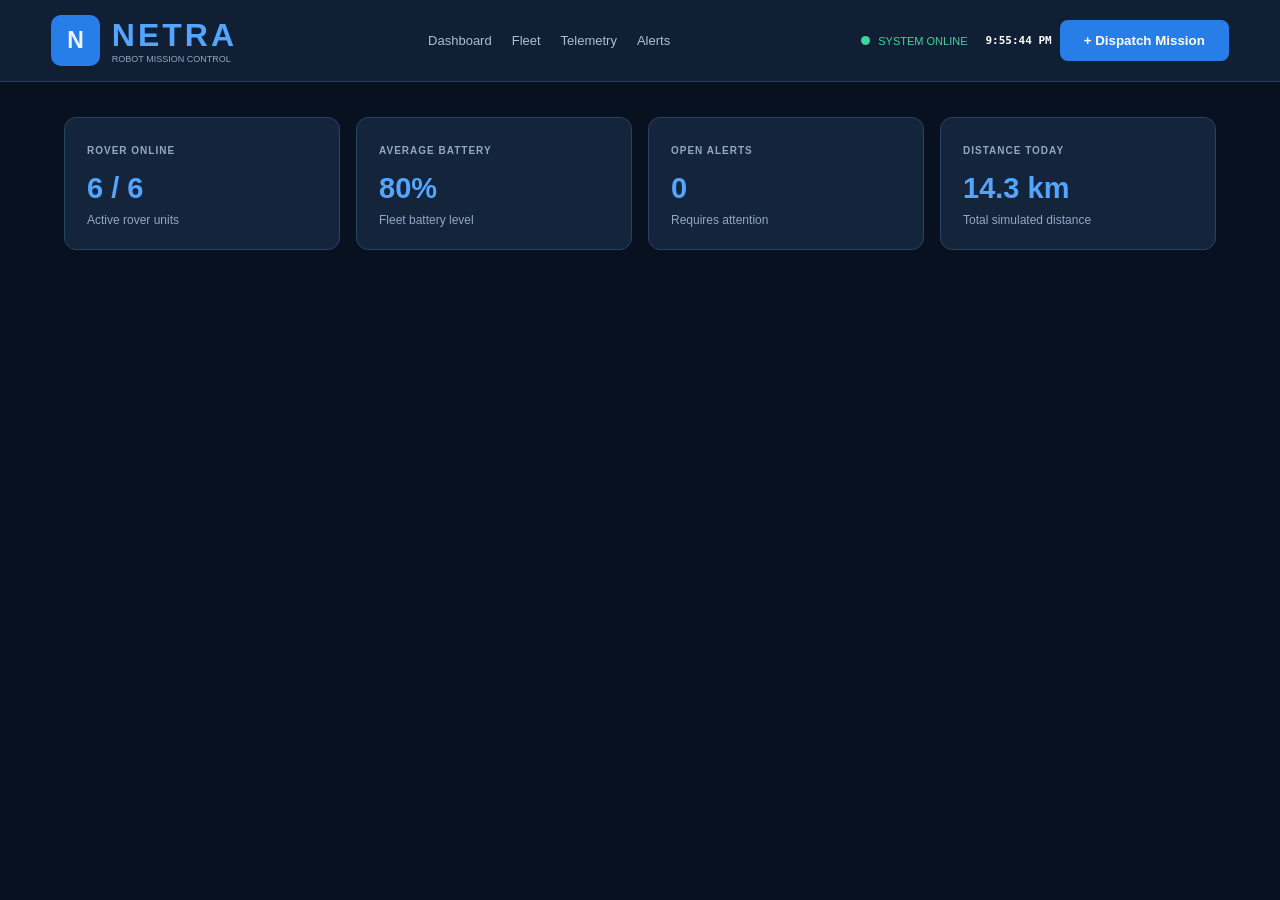
<file: index.html>
<!DOCTYPE html>
<html lang="en">
<head>
    <meta charset="UTF-8">
    <meta name="viewport" content="width=device-width, initial-scale=1.0">
    <title>NETRA</title>
    <link rel="stylesheet" href="styling.css">
</head>

<body>
    <header class="topbar">
        <div class="brand">
            <div class="brand-logo">N</div>
            <div>
                <h1>NETRA</h1>
                <p>ROBOT MISSION CONTROL</p>
            </div>                        
        </div>

        <nav>
            <a href="#dashboard">Dashboard</a>
            <a href="#fleet">Fleet</a>
            <a href="#telemetry">Telemetry</a>
            <a href="#alerts">Alerts</a>
        </nav>

        <div class="header-right">
            <span class="online-dot"></span>
            <span>SYSTEM ONLINE</span>
            <strong id="clock">--:--:--</strong>
            <button id="dispatch-open">+ Dispatch Mission</button>
        </div>
    </header>
     <!--Main Dashboard-->
    <main class="page">
        <section class="rstatus-grid">
            <article class="rstatus-card">
                <span>ROVER ONLINE</span>
                <h2 id="online-count">6 / 6</h2>
                <p>Active rover units</p>
            </article>
            <article class="rstatus-card">
                <span>AVERAGE BATTERY</span>
                <h2 id="average-battery">80%</h2>
                <p>Fleet battery level</p>
            </article>
            <article class="rstatus-card">
                <span>OPEN ALERTS</span>
                <h2 id="alert-count">0</h2>
                <p>Requires attention</p>
            </article>
            <article class="rstatus-card">
                <span>DISTANCE TODAY</span>
                <h2 id="distance">14.3 km</h2>
                <p>Total simulated distance</p>
            </article>
        </section>
    </main>

    <script src="javascript.js"></script>
</body>
</html>
</file>
<file: styling.css>
* {
    box-sizing: border-box;
    margin: 0;
    padding: 0;
}
body {
    background: #08111f;
    color: #edf4ff;
    font-family: Arial, Helvetica, sans-serif;
    min-height: 100vh;
}
.topbar {
    background: #111f34;
    min-height: 82px;
    display: flex;
    align-items: center;
    justify-content: space-between;
    gap: 20px;
    padding: 15px 4%;
    border-bottom: 1px solid #2a3d59;
}
.brand {
    display: flex;
    align-items: center;
    gap: 12px;
}
.brand-logo {
    background: #287ee8;
    padding: 12px 16px;
    font-size: 23px;
    font-weight: bold;
    border-radius: 10px;
}
.brand h1 {
    color: #54a5ff;
    letter-spacing: 3px;
}
.brand p {
    color: #91a8c5;
    font-size: 9px;
}
nav {
    display: flex;
    gap: 20px;
}
nav a {
    color: #aebed3;
    font-size: 13px;
    text-decoration: none;
}
nav a:hover {
    color: #54a5ff;
}
.header-right {
    display: flex;
    align-items: center;
    gap: 8px;
    color: #39d6a0;
    font-size: 11px;
}
.online-dot {
    width: 9px;
    height: 9px;
    background: #39d6a0;
    border-radius: 50%;
}
#clock {
    color: white;
    margin-left: 10px;
    font-family: monospace;
}
button {
    background: #287ee8;
    color: white;
    border: 0;
    padding: 13px 24px;
    font-weight: bold;
    border-radius: 8px;
    cursor: pointer;
}
button:hover {
    background: #29da2c;
}
#clock {
    color: white;
    margin-left: 10px;
    font-family: monospace;
}

button {
    background: #287ee8;
    color: white;
    border: 0;
    padding: 13px 24px;
    font-weight: bold;
    border-radius: 8px;
    cursor: pointer;
}

button:hover {
    background: #1765c3;
}

.page {
    padding: 35px 5%;
}

.page p {
    color: #91a8c5;
}

.rstatus-grid {
    display: grid;
    grid-template-columns: repeat(4,1fr);
    gap: 16px;
    margin-bottom: 30px;
}

.rstatus-card {
    background: #14243a;
    border: 1px solid #2a4262;
    border-radius: 12px;
    padding: 22px;
    transition: 0.2s;
}
.rstatus-card:hover{
    border-color: #438cff;
    transform: translateY(-3px);
}

.rstatus-card span{
    color: #91a8c5;
    font-size: 10px;
    letter-spacing: 1px;
    font-weight: bold;
}

.rstatus-card h2{
    color: #54a5ff;
    font-size: 29px;
    margin: 14px 0 8px;
}

.rstatus-card p{
    color: #91a8c5;
    font-size: 12px;
}
</file>
